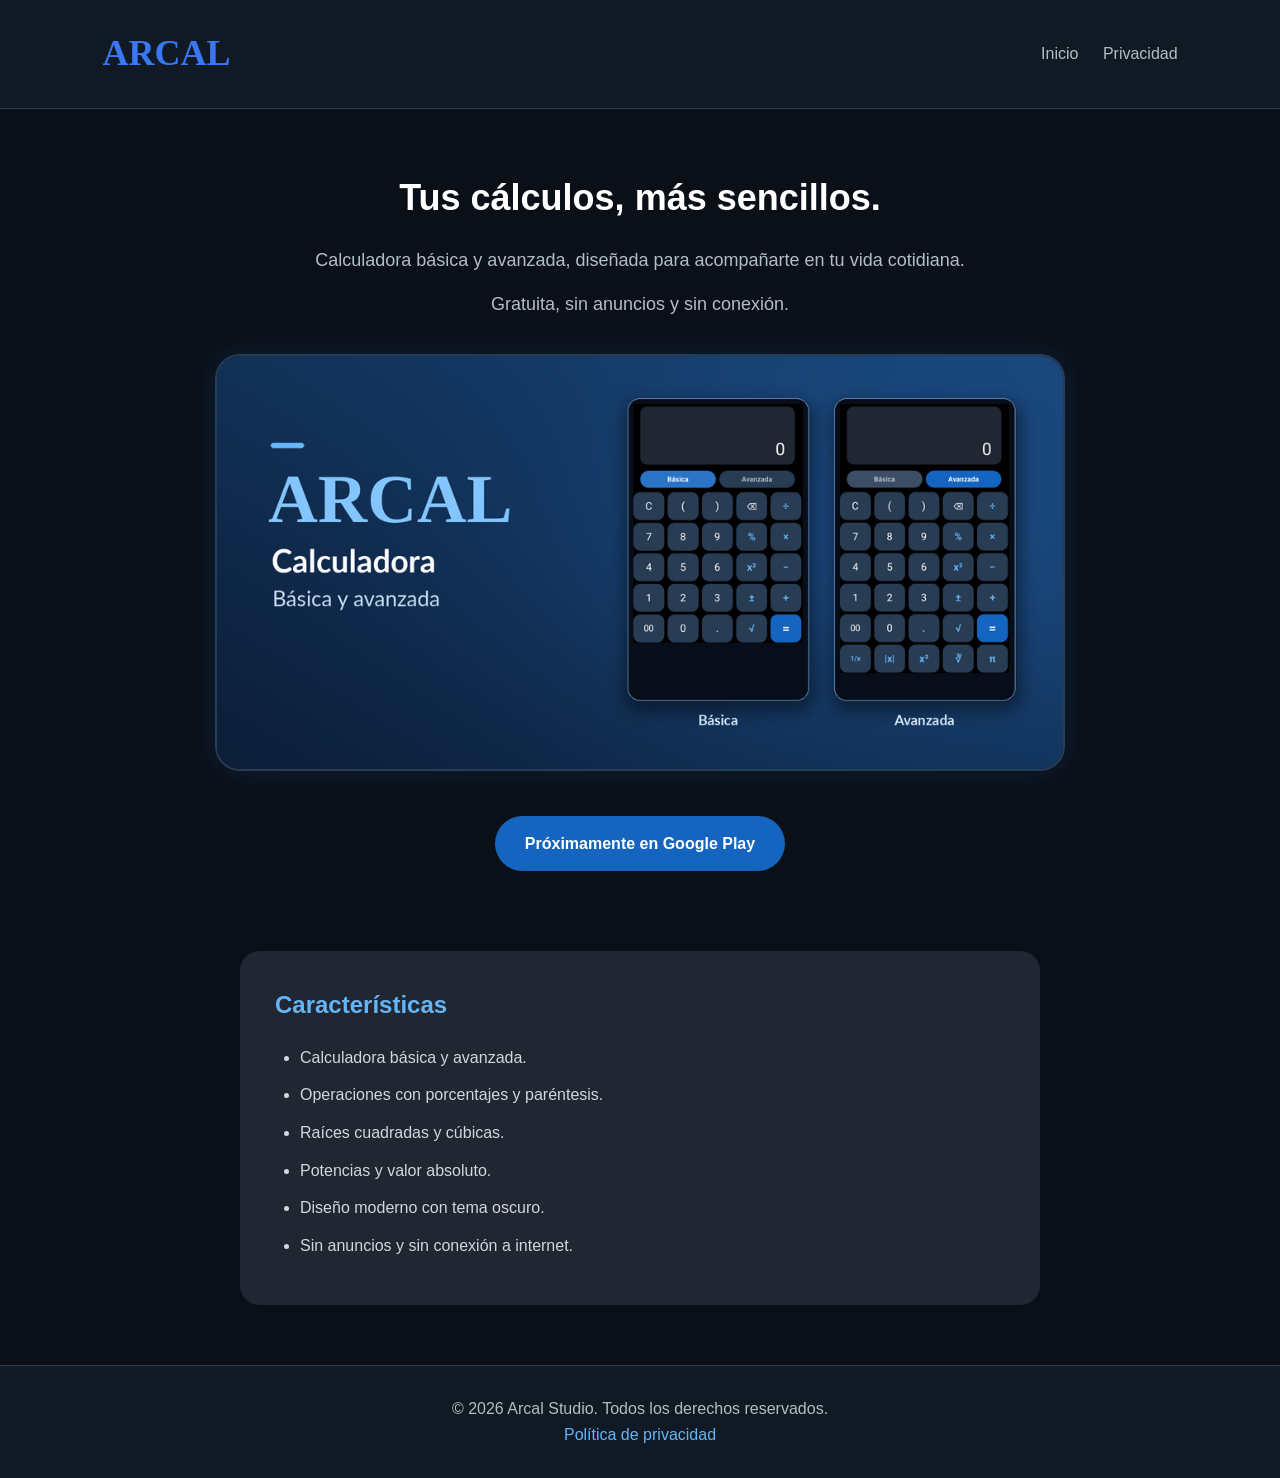
<file: index.html>
<!DOCTYPE html>
<html lang="es">
<head>
    <meta charset="UTF-8">
    <meta name="viewport" content="width=device-width, initial-scale=1.0">

    <title>ARCAL - Calculadora</title>

    <link rel="stylesheet" href="estilos.css">
</head>

<body>

<header>
    <h1>ARCAL</h1>

    <nav>
        <a href="index.html">Inicio</a>
        <a href="privacidad.html">Privacidad</a>
    </nav>
</header>

<main>

    <section class="presentacion">

        <h2>Tus cálculos, más sencillos.</h2>

        <p>
            Calculadora básica y avanzada,
            diseñada para acompañarte en tu vida cotidiana.
        </p>

        <p>
            Gratuita, sin anuncios y sin conexión.
        </p>

        <img src="arcal.png" alt="Calculadora ARCAL">

        <div class="boton">
            Próximamente en Google Play
        </div>

    </section>

    <section class="caracteristicas">

        <h2>Características</h2>

        <ul>
            <li>Calculadora básica y avanzada.</li>
            <li>Operaciones con porcentajes y paréntesis.</li>
            <li>Raíces cuadradas y cúbicas.</li>
            <li>Potencias y valor absoluto.</li>
            <li>Diseño moderno con tema oscuro.</li>
            <li>Sin anuncios y sin conexión a internet.</li>
        </ul>

    </section>

</main>

<footer>

    <p>© 2026 Arcal Studio. Todos los derechos reservados.</p>

    <a href="privacidad.html">
        Política de privacidad
    </a>

</footer>

</body>
</html>
</file>
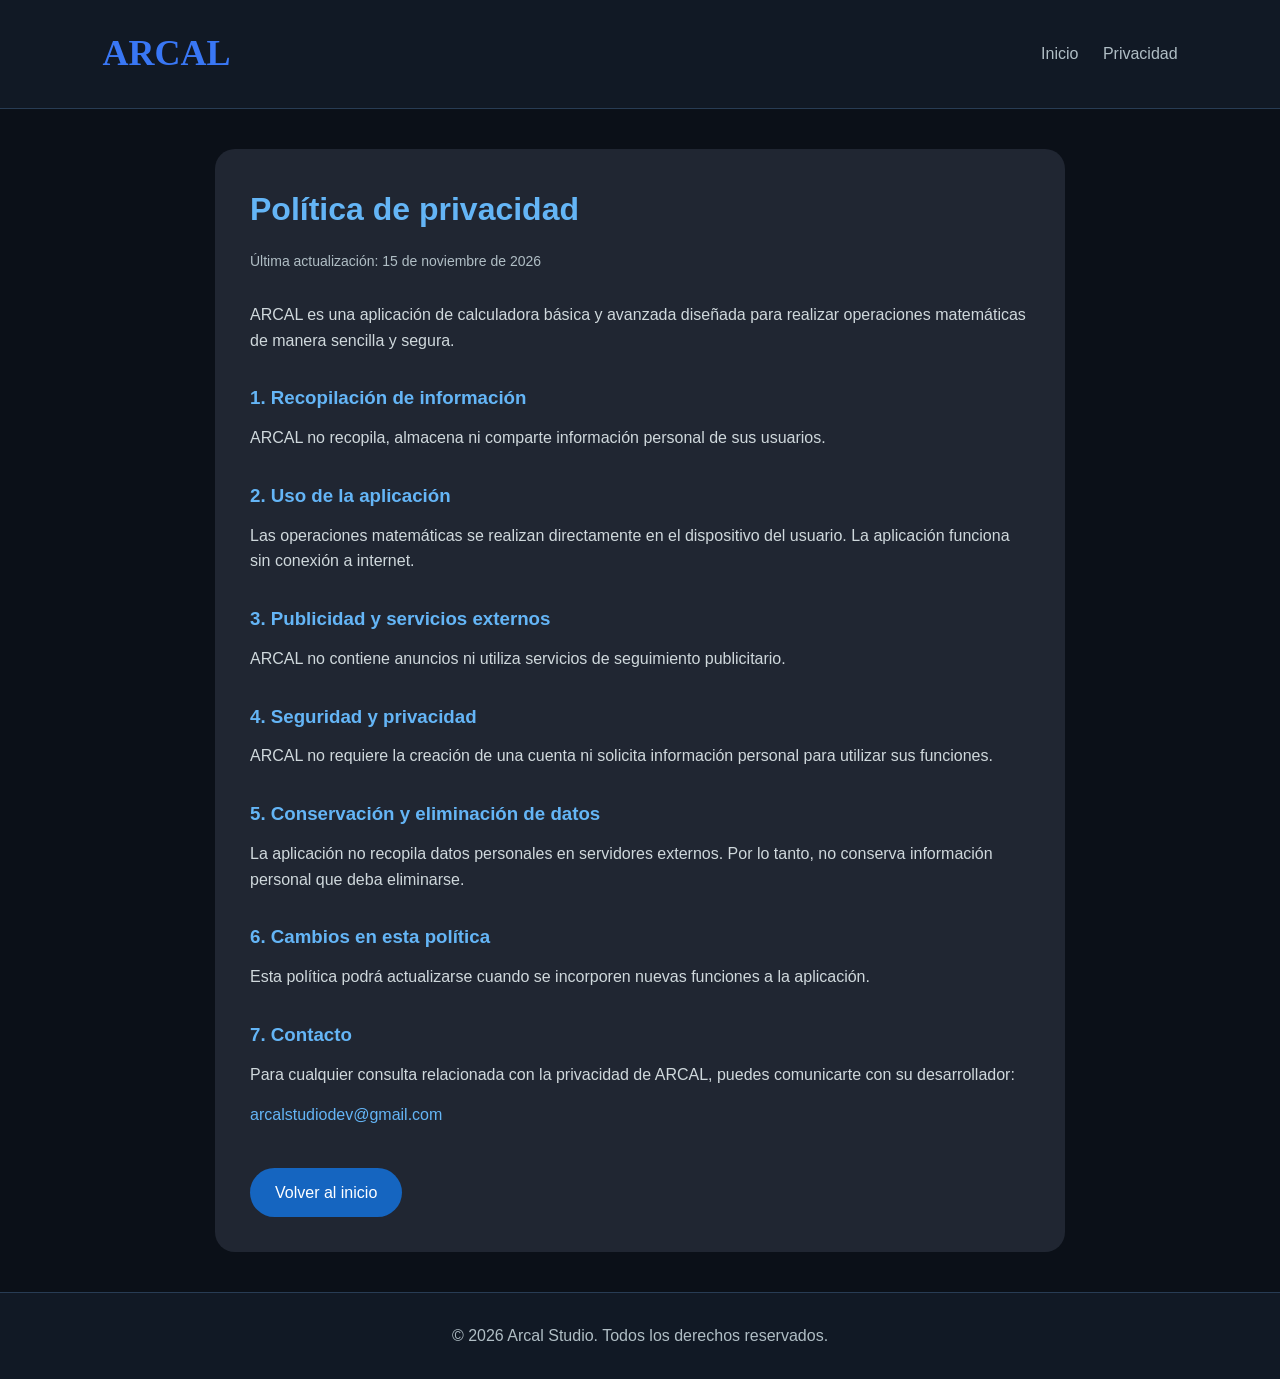
<file: privacidad.html>
<!DOCTYPE html>
<html lang="es">
<head>
    <meta charset="UTF-8">
    <meta name="viewport" content="width=device-width, initial-scale=1.0">

    <title>Política de privacidad - ARCAL</title>

    <link rel="stylesheet" href="estilos.css">
</head>

<body>

<header>
    <h1>ARCAL</h1>

    <nav>
        <a href="index.html">Inicio</a>
        <a href="privacidad.html">Privacidad</a>
    </nav>
</header>

<main>

    <section class="privacidad">

        <h2>Política de privacidad</h2>

        <p class="fecha">
            Última actualización: 15 de noviembre de 2026
        </p>

        <p>
            ARCAL es una aplicación de calculadora básica
            y avanzada diseñada para realizar operaciones
            matemáticas de manera sencilla y segura.
        </p>

        <h3>1. Recopilación de información</h3>

        <p>
            ARCAL no recopila, almacena ni comparte
            información personal de sus usuarios.
        </p>

        <h3>2. Uso de la aplicación</h3>

        <p>
            Las operaciones matemáticas se realizan
            directamente en el dispositivo del usuario.
            La aplicación funciona sin conexión a internet.
        </p>

        <h3>3. Publicidad y servicios externos</h3>

        <p>
            ARCAL no contiene anuncios ni utiliza
            servicios de seguimiento publicitario.
        </p>

        <h3>4. Seguridad y privacidad</h3>

        <p>
            ARCAL no requiere la creación de una cuenta
            ni solicita información personal para
            utilizar sus funciones.
        </p>

        <h3>5. Conservación y eliminación de datos</h3>

        <p>
            La aplicación no recopila datos personales
            en servidores externos. Por lo tanto,
            no conserva información personal
            que deba eliminarse.
        </p>

        <h3>6. Cambios en esta política</h3>

        <p>
            Esta política podrá actualizarse cuando
            se incorporen nuevas funciones
            a la aplicación.
        </p>

        <h3>7. Contacto</h3>

        <p>
            Para cualquier consulta relacionada con
            la privacidad de ARCAL, puedes comunicarte
            con su desarrollador:
        </p>

        <p>
            <a href="mailto:arcalstudiodev@gmail.com">
                arcalstudiodev@gmail.com
            </a>
        </p>

        <a class="volver" href="index.html">
            Volver al inicio
        </a>

    </section>

</main>

<footer>
    <p>© 2026 Arcal Studio. Todos los derechos reservados.</p>
</footer>

</body>
</html>
</file>
<file: estilos.css>
* {
    box-sizing: border-box;
    margin: 0;
    padding: 0;
}

body {
    background-color: #0B1018;
    color: #FFFFFF;
    font-family: Arial, sans-serif;
    line-height: 1.6;
}

/* Encabezado */

header {
    display: flex;
    justify-content: space-between;
    align-items: center;
    padding: 25px 8%;
    background-color: #111925;
    border-bottom: 1px solid #283C54;
}

header h1 {
    color: #3977F5;
    font-family: Georgia, serif;
    font-size: 36px;
}

nav a {
    color: #B0BEC5;
    text-decoration: none;
    margin-left: 20px;
}

nav a:hover {
    color: #64B5F6;
}

/* Presentación */

.presentacion {
    text-align: center;
    padding: 60px 20px;
}

.presentacion h2 {
    font-size: 36px;
    color: #FFFFFF;
    margin-bottom: 20px;
}

.presentacion p {
    color: #B0BEC5;
    font-size: 18px;
    margin-bottom: 15px;
}

/* Imagen de ARCAL */

.presentacion img {
    display: block;
    width: 850px;
    max-width: 90%;
    margin: 35px auto;
    border-radius: 25px;
    border: 2px solid #283C54;
    box-shadow: 0 0 30px #1565C033;
}

/* Botón */

.boton {
    display: inline-block;
    background-color: #1565C0;
    color: white;
    padding: 15px 30px;
    border-radius: 30px;
    font-weight: bold;
    margin-top: 10px;
}

/* Características */

.caracteristicas {
    max-width: 800px;
    margin: 20px auto 60px;
    padding: 35px;
    background-color: #202632;
    border-radius: 20px;
}

.caracteristicas h2 {
    color: #64B5F6;
    margin-bottom: 20px;
}

.caracteristicas ul {
    padding-left: 25px;
}

.caracteristicas li {
    margin-bottom: 12px;
    color: #CFD8DC;
}

/* Pie de página */

footer {
    text-align: center;
    padding: 30px 20px;
    background-color: #111925;
    color: #B0BEC5;
    border-top: 1px solid #283C54;
}

footer a {
    color: #64B5F6;
    text-decoration: none;
}

/* Diseño para celulares */

@media (max-width: 600px) {

    header {
        padding: 20px;
    }

    header h1 {
        font-size: 28px;
    }

    nav a {
        margin-left: 10px;
        font-size: 14px;
    }

    .presentacion h2 {
        font-size: 28px;
    }

    .caracteristicas {
        margin: 20px;
        padding: 25px;
    }
}

/* Política de privacidad */

.privacidad {
    max-width: 850px;
    margin: 40px auto;
    padding: 35px;
    background-color: #202632;
    border-radius: 20px;
}

.privacidad h2 {
    color: #64B5F6;
    font-size: 32px;
    margin-bottom: 15px;
}

.privacidad .fecha {
    color: #B0BEC5;
    font-size: 14px;
    margin-bottom: 30px;
}

.privacidad h3 {
    color: #64B5F6;
    margin-top: 30px;
    margin-bottom: 12px;
}

.privacidad p {
    color: #CFD8DC;
    margin-bottom: 15px;
}

.privacidad a {
    color: #64B5F6;
    text-decoration: none;
}

.privacidad .volver {
    display: inline-block;
    background-color: #1565C0;
    color: white;
    padding: 12px 25px;
    border-radius: 25px;
    margin-top: 25px;
}

@media (max-width: 600px) {
    .privacidad {
        margin: 20px;
        padding: 25px;
    }

    .privacidad h2 {
        font-size: 26px;
    }
}
</file>
